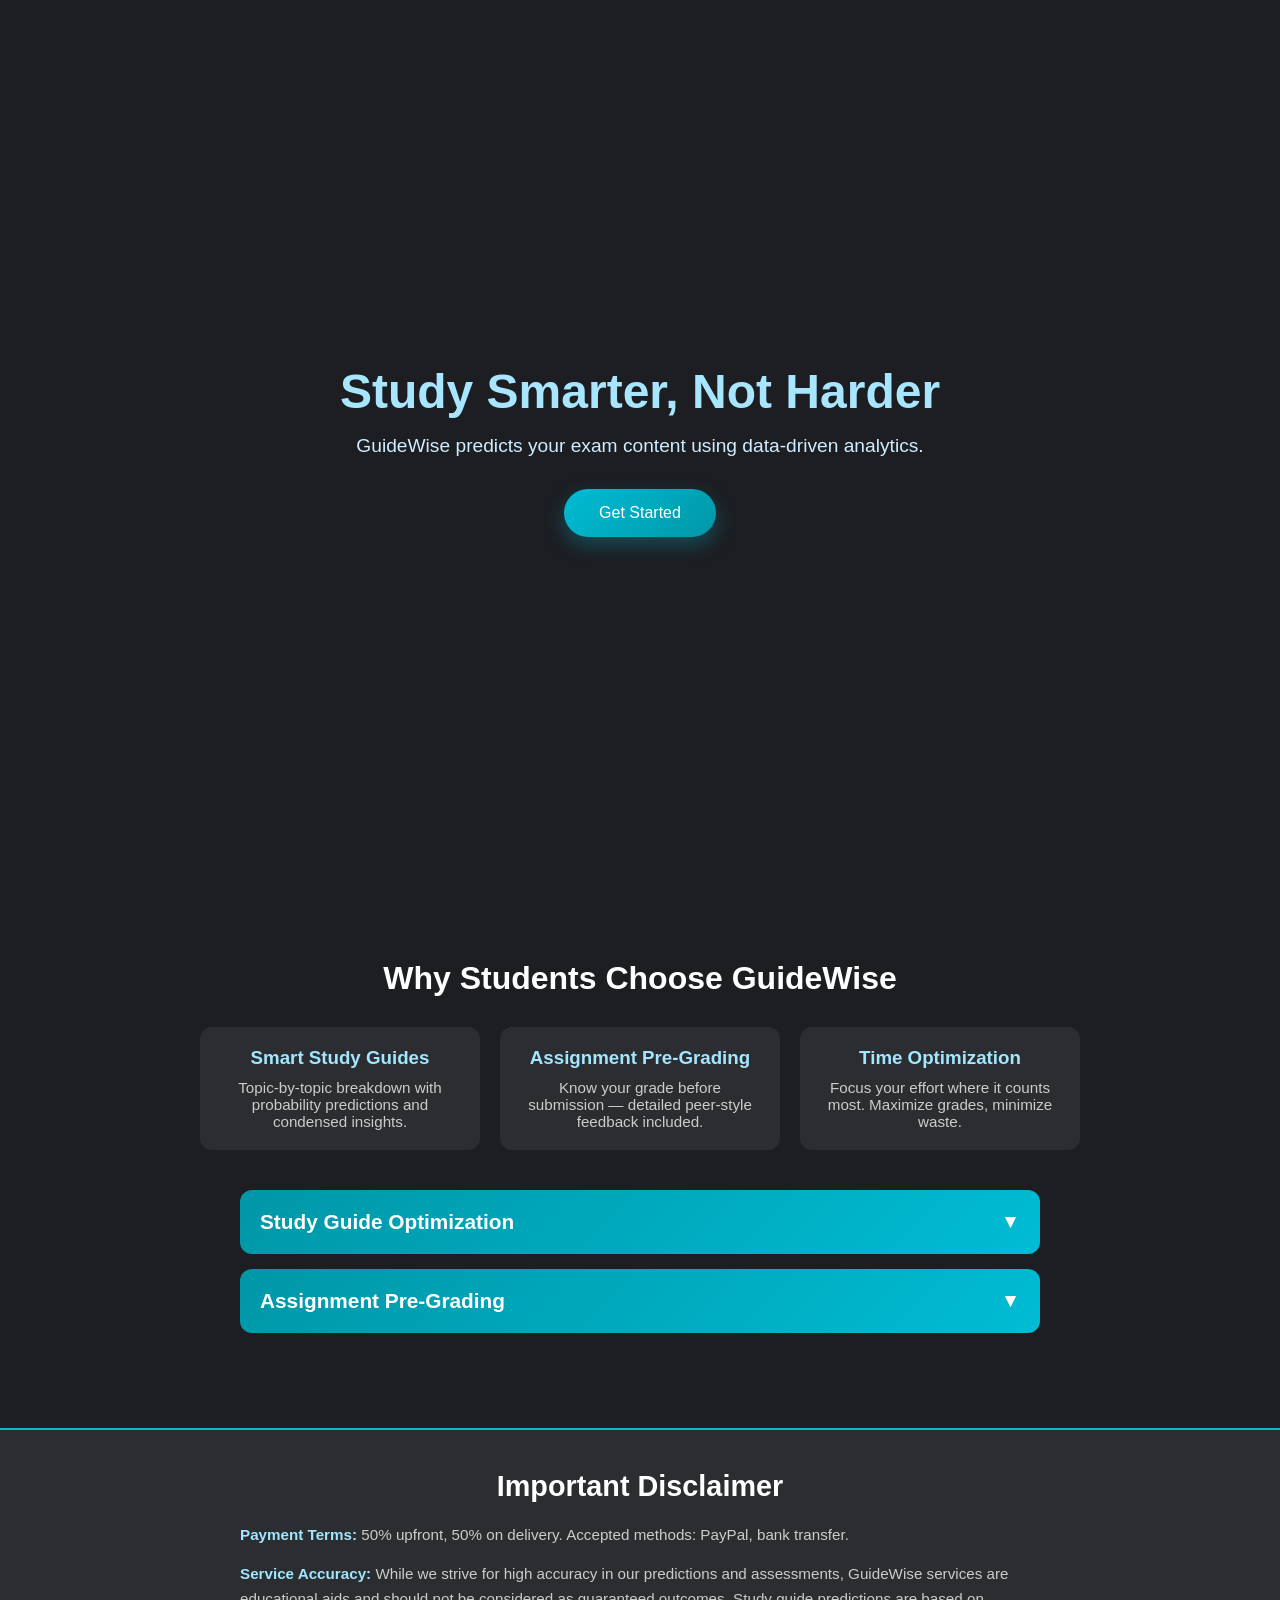
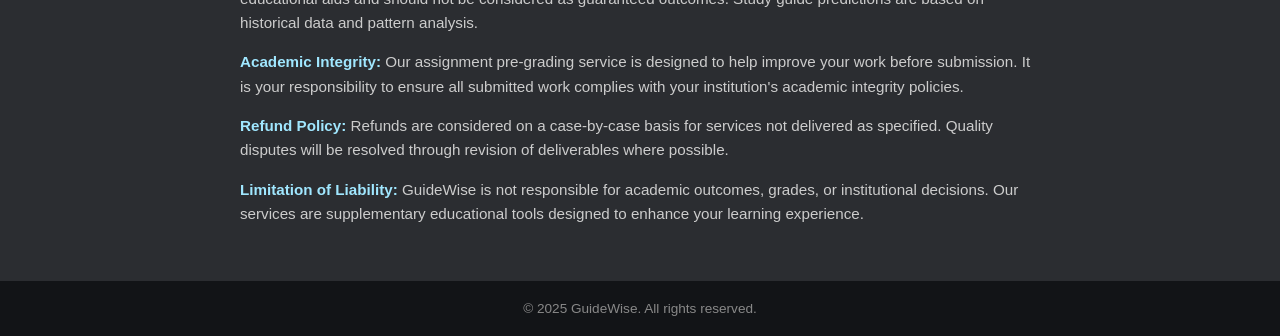
<file: Upload/index.html>
<!DOCTYPE html>
<html lang="en">
<head>
  <meta charset="UTF-8" />
  <meta name="viewport" content="width=device-width, initial-scale=1.0"/>
  <title>GuideWise Advertisement</title>
  <style>
    * {
      margin: 0;
      padding: 0;
      box-sizing: border-box;
    }

    body {
      font-family: 'Segoe UI', sans-serif;
      background-color: #1c1e22;
      color: #e0e0e0;
      min-height: 100vh;
      overflow-x: hidden;
    }

    .hero-banner {
      position: relative;
      height: 100vh;
      overflow: hidden;
      display: flex;
      align-items: center;
      justify-content: center;
      text-align: center;
      color: #ffffff;
    }

    .hero-banner video {
      position: absolute;
      top: 0;
      left: 0;
      width: 100%;
      height: 100%;
      object-fit: cover;
      z-index: -1;
      opacity: 0.35;
    }

    .hero-content {
      z-index: 1;
      max-width: 700px;
      animation: fadeIn 1.5s ease;
      padding: 0 20px;
    }

    .hero-content h1 {
      font-size: 3rem;
      margin-bottom: 1rem;
      color: #a8e6ff;
    }

    .hero-content p {
      font-size: 1.2rem;
      color: #d1ecff;
      margin-bottom: 2rem;
    }

    .cta-button {
      background: linear-gradient(135deg, #00bcd4, #0097a7);
      color: #fff;
      border: none;
      padding: 15px 35px;
      font-size: 1rem;
      border-radius: 30px;
      cursor: pointer;
      transition: all 0.3s ease;
      box-shadow: 0 8px 20px rgba(0, 188, 212, 0.3);
    }

    .cta-button:hover {
      transform: translateY(-3px);
      box-shadow: 0 12px 30px rgba(0, 188, 212, 0.5);
    }

    section {
      padding: 60px 20px;
      animation: slideUp 1.2s ease;
    }

    .section-title {
      text-align: center;
      font-size: 2rem;
      color: #ffffff;
      margin-bottom: 30px;
    }

    .features {
      display: flex;
      flex-wrap: wrap;
      justify-content: center;
      gap: 20px;
      margin-bottom: 40px;
    }

    .feature-card {
      background-color: #2b2d31;
      padding: 20px;
      border-radius: 12px;
      width: 280px;
      text-align: center;
      transition: transform 0.3s ease;
    }

    .feature-card:hover {
      transform: translateY(-5px);
    }

    .feature-card h3 {
      color: #a0e7ff;
      margin-bottom: 10px;
    }

    .feature-card p {
      color: #ccc;
      font-size: 0.95rem;
    }

    .services-dropdown {
      max-width: 800px;
      margin: 0 auto;
    }

    .service-item {
      background-color: #2b2d31;
      border-radius: 12px;
      margin-bottom: 15px;
      overflow: hidden;
      transition: all 0.3s ease;
    }

    .service-header {
      padding: 20px;
      cursor: pointer;
      background: linear-gradient(135deg, #0097a7, #00bcd4);
      color: white;
      display: flex;
      justify-content: space-between;
      align-items: center;
      transition: all 0.3s ease;
    }

    .service-header:hover {
      background: linear-gradient(135deg, #00bcd4, #0097a7);
    }

    .service-header h3 {
      font-size: 1.3rem;
      font-weight: 600;
    }

    .service-arrow {
      font-size: 1.2rem;
      transition: transform 0.3s ease;
    }

    .service-content {
      max-height: 0;
      overflow: hidden;
      transition: max-height 0.3s ease;
      background-color: #34373c;
    }

    .service-content.active {
      max-height: 600px;
    }

    .service-details {
      padding: 25px;
      color: #e0e0e0;
    }

    .price-section {
      background-color: #2b2d31;
      padding: 15px;
      border-radius: 8px;
      margin-bottom: 20px;
    }

    .price-section h4 {
      color: #a0e7ff;
      margin-bottom: 10px;
    }

    .price-list {
      list-style: none;
      color: #ccc;
    }

    .price-list li {
      margin-bottom: 5px;
      padding-left: 15px;
      position: relative;
    }

    .price-list li::before {
      content: "•";
      color: #00bcd4;
      position: absolute;
      left: 0;
    }

    .requirements {
      margin-top: 20px;
    }

    .requirements h4 {
      color: #a0e7ff;
      margin-bottom: 10px;
    }

    .requirements ul {
      list-style: none;
      color: #ccc;
    }

    .requirements li {
      margin-bottom: 8px;
      padding-left: 20px;
      position: relative;
    }

    .requirements li::before {
      content: "✓";
      color: #00bcd4;
      position: absolute;
      left: 0;
      font-weight: bold;
    }

    .disclaimer-section {
      background-color: #2b2d31;
      padding: 40px 20px;
      margin-top: 20px;
      border-top: 2px solid #00bcd4;
    }

    .disclaimer-title {
      text-align: center;
      font-size: 1.8rem;
      color: #ffffff;
      margin-bottom: 20px;
    }

    .disclaimer-content {
      max-width: 800px;
      margin: 0 auto;
      color: #ccc;
      font-size: 0.95rem;
      line-height: 1.6;
    }

    .disclaimer-content p {
      margin-bottom: 15px;
    }

    .disclaimer-content strong {
      color: #a0e7ff;
    }

    .popup-overlay {
      position: fixed;
      top: 0;
      left: 0;
      width: 100%;
      height: 100%;
      background-color: rgba(0, 0, 0, 0.8);
      display: none;
      justify-content: center;
      align-items: center;
      z-index: 1000;
    }

    .popup {
      background-color: #2b2d31;
      padding: 30px;
      border-radius: 15px;
      max-width: 600px;
      max-height: 80vh;
      overflow-y: auto;
      color: #e0e0e0;
      position: relative;
      box-shadow: 0 20px 40px rgba(0, 0, 0, 0.5);
    }

    .popup-close {
      position: absolute;
      top: 15px;
      right: 20px;
      background: none;
      border: none;
      color: #ccc;
      font-size: 1.5rem;
      cursor: pointer;
      transition: color 0.3s ease;
    }

    .popup-close:hover {
      color: #ff6b6b;
    }

    .popup h2 {
      color: #a0e7ff;
      margin-bottom: 20px;
      text-align: center;
    }

    .tos-content {
      font-size: 0.9rem;
      line-height: 1.5;
      margin-bottom: 25px;
      color: #ccc;
    }

    .tos-content h3 {
      color: #a0e7ff;
      margin: 15px 0 10px 0;
    }

    .tos-content p {
      margin-bottom: 12px;
    }

    .tos-actions {
      display: flex;
      gap: 15px;
      justify-content: center;
    }

    .tos-button {
      padding: 12px 25px;
      border: none;
      border-radius: 8px;
      cursor: pointer;
      font-size: 1rem;
      transition: all 0.3s ease;
    }

    .accept-button {
      background: linear-gradient(135deg, #00bcd4, #0097a7);
      color: white;
    }

    .accept-button:hover {
      transform: translateY(-2px);
      box-shadow: 0 8px 20px rgba(0, 188, 212, 0.3);
    }

    .decline-button {
      background-color: #666;
      color: white;
    }

    .decline-button:hover {
      background-color: #777;
    }

    footer {
      background: #121417;
      padding: 20px;
      text-align: center;
      color: #888;
      font-size: 0.85rem;
    }

    @keyframes fadeIn {
      from { opacity: 0; transform: translateY(20px); }
      to { opacity: 1; transform: translateY(0); }
    }

    @keyframes slideUp {
      from { transform: translateY(50px); opacity: 0; }
      to { transform: translateY(0); opacity: 1; }
    }

    /* Enhanced Mobile Styles */
    @media (max-width: 768px) {
      /* Hero Section Mobile Optimization */
      .hero-banner {
        height: 70vh;
        min-height: 500px;
      }
      
      .hero-banner video {
        /* For Instagram post aspect ratio (9:16) on mobile */
        width: auto;
        height: 100%;
        left: 50%;
        transform: translateX(-50%);
        object-fit: contain;
        opacity: 0.4;
      }

      .hero-content {
        padding: 0 15px;
        max-width: 90%;
      }

      .hero-content h1 {
        font-size: 2rem;
        line-height: 1.2;
        margin-bottom: 0.8rem;
      }

      .hero-content p {
        font-size: 1rem;
        margin-bottom: 1.5rem;
        line-height: 1.4;
      }

      .cta-button {
        padding: 12px 28px;
        font-size: 0.95rem;
        width: auto;
        min-width: 160px;
      }

      /* Section Spacing */
      section {
        padding: 40px 15px;
      }

      .section-title {
        font-size: 1.6rem;
        margin-bottom: 25px;
        line-height: 1.3;
      }

      /* Feature Cards Mobile Layout */
      .features {
        gap: 15px;
        margin-bottom: 30px;
      }

      .feature-card {
        width: 100%;
        max-width: 350px;
        padding: 18px;
        margin: 0 auto;
      }

      .feature-card h3 {
        font-size: 1.1rem;
        margin-bottom: 8px;
      }

      .feature-card p {
        font-size: 0.9rem;
        line-height: 1.4;
      }

      /* Service Dropdown Mobile */
      .services-dropdown {
        max-width: 100%;
        margin: 0;
      }

      .service-item {
        margin-bottom: 12px;
      }

      .service-header {
        padding: 15px;
        flex-wrap: wrap;
      }

      .service-header h3 {
        font-size: 1.1rem;
        flex: 1;
        text-align: left;
      }

      .service-arrow {
        font-size: 1rem;
        margin-left: 10px;
      }

      .service-details {
        padding: 20px 15px;
      }

      .price-section {
        padding: 12px;
        margin-bottom: 15px;
      }

      .price-section h4 {
        font-size: 1rem;
      }

      .price-list li {
        font-size: 0.9rem;
        line-height: 1.4;
      }

      /* Disclaimer Section Mobile */
      .disclaimer-section {
        padding: 30px 15px;
      }

      .disclaimer-title {
        font-size: 1.4rem;
        margin-bottom: 15px;
      }

      .disclaimer-content {
        font-size: 0.9rem;
        line-height: 1.5;
      }

      /* Popup Mobile Optimization */
      .popup {
        margin: 15px;
        padding: 20px;
        max-width: calc(100vw - 30px);
        max-height: 85vh;
        border-radius: 12px;
      }

      .popup h2 {
        font-size: 1.3rem;
        margin-bottom: 15px;
      }

      .tos-content {
        font-size: 0.85rem;
        line-height: 1.4;
      }

      .tos-content h3 {
        font-size: 1rem;
        margin: 12px 0 8px 0;
      }

      .tos-actions {
        flex-direction: column;
        gap: 10px;
      }

      .tos-button {
        padding: 14px 20px;
        font-size: 0.95rem;
        width: 100%;
      }

      /* Footer Mobile */
      footer {
        padding: 15px;
        font-size: 0.8rem;
      }

      /* Touch-friendly sizing */
      .service-header,
      .cta-button,
      .tos-button {
        min-height: 44px; /* iOS recommended touch target */
      }

      /* Improved readability */
      h4 {
        font-size: 1rem;
      }

      .requirements li,
      .price-list li {
        padding-left: 18px;
      }

      /* Better spacing for mobile */
      .requirements {
        margin-top: 15px;
      }

      /* Service content mobile optimization */
      .service-content.active {
        max-height: 800px; /* Increase for mobile content */
      }
    }

    /* Extra small screens (phones in portrait) */
    @media (max-width: 480px) {
      .hero-content h1 {
        font-size: 1.8rem;
      }

      .hero-content p {
        font-size: 0.95rem;
      }

      .section-title {
        font-size: 1.4rem;
      }

      .service-header h3 {
        font-size: 1rem;
        line-height: 1.3;
      }

      .popup {
        margin: 10px;
        padding: 15px;
      }

      .popup-close {
        top: 10px;
        right: 15px;
        font-size: 1.3rem;
      }
    }

    /* Landscape mobile optimization */
    @media (max-width: 768px) and (orientation: landscape) {
      .hero-banner {
        height: 100vh;
      }

      .hero-banner video {
        width: 100%;
        height: auto;
        object-fit: cover;
        transform: none;
        left: 0;
      }

      .hero-content h1 {
        font-size: 1.8rem;
      }

      .hero-content p {
        font-size: 0.95rem;
        margin-bottom: 1.2rem;
      }
    }
  </style>
</head>
<body>

  <div class="hero-banner">
    <video autoplay muted loop playsinline>
      <source src="hero-banner.mp4" type="video/mp4" />
      Your browser does not support the video tag.
    </video>
    <div class="hero-content">
      <h1>Study Smarter, Not Harder</h1>
      <p>GuideWise predicts your exam content using data-driven analytics.</p>
      <button class="cta-button" onclick="showTermsPopup()">Get Started</button>
    </div>
  </div>

  <section>
    <h2 class="section-title">Why Students Choose GuideWise</h2>
    <div class="features">
      <div class="feature-card">
        <h3>Smart Study Guides</h3>
        <p>Topic-by-topic breakdown with probability predictions and condensed insights.</p>
      </div>
      <div class="feature-card">
        <h3>Assignment Pre-Grading</h3>
        <p>Know your grade before submission — detailed peer-style feedback included.</p>
      </div>
      <div class="feature-card">
        <h3>Time Optimization</h3>
        <p>Focus your effort where it counts most. Maximize grades, minimize waste.</p>
      </div>
    </div>

    <div class="services-dropdown">
      <div class="service-item">
        <div class="service-header" onclick="toggleService('service1')">
          <h3>Study Guide Optimization</h3>
          <span class="service-arrow" id="arrow1">▼</span>
        </div>
        <div class="service-content" id="service1">
          <div class="service-details">
            <div class="price-section">
              <h4>Pricing</h4>
              <ul class="price-list">
                <li>R175-250 per subject</li>
                <li>Add-on cheat sheet: R75</li>
                <li>3 subjects: R500 (save R25-R100)</li>
                <li>5 subjects: R750 (save R125-R250)</li>
              </ul>
            </div>
            
            <h4 style="color: #a0e7ff; margin-bottom: 15px;">What We Provide:</h4>
            <ul style="list-style: none; color: #ccc; margin-bottom: 20px;">
              <li style="margin-bottom: 8px; padding-left: 20px; position: relative;">
                <span style="position: absolute; left: 0; color: #00bcd4;">★</span>
                Subject-specific study guides with test content probability percentages
              </li>
              <li style="margin-bottom: 8px; padding-left: 20px; position: relative;">
                <span style="position: absolute; left: 0; color: #00bcd4;">★</span>
                Criticality level rankings (High/Medium/Low priority)
              </li>
              <li style="margin-bottom: 8px; padding-left: 20px; position: relative;">
                <span style="position: absolute; left: 0; color: #00bcd4;">★</span>
                Time allocation recommendations per topic
              </li>
              <li style="margin-bottom: 8px; padding-left: 20px; position: relative;">
                <span style="position: absolute; left: 0; color: #00bcd4;">★</span>
                Memory aids and mnemonics for key concepts
              </li>
              <li style="margin-bottom: 8px; padding-left: 20px; position: relative;">
                <span style="position: absolute; left: 0; color: #00bcd4;">★</span>
                Ultra-condensed cheat sheets (premium add-on)
              </li>
            </ul>

            <div class="requirements">
              <h4>Requirements from You:</h4>
              <ul>
                <li>Complete table of contents of each chapter (not just chapter names)</li>
                <li>Your existing notes/summaries (if available)</li>
                <li>Example tests from previous years (if available)</li>
              </ul>
              <p style="margin-top: 15px; color: #a0e7ff; font-weight: bold;">Delivery: 2-4 days via PDF/Word document</p>
            </div>
          </div>
        </div>
      </div>

      <div class="service-item">
        <div class="service-header" onclick="toggleService('service2')">
          <h3>Assignment Pre-Grading</h3>
          <span class="service-arrow" id="arrow2">▼</span>
        </div>
        <div class="service-content" id="service2">
          <div class="service-details">
            <div class="price-section">
              <h4>Pricing</h4>
              <ul class="price-list">
                <li>Short assignments (1-5 pages): R125</li>
                <li>Medium assignments (6-10 pages): R150</li>
                <li>Long assignments (10+ pages): R175</li>
                <li>Rush service (24-hour): +50% premium</li>
              </ul>
            </div>
            
            <h4 style="color: #a0e7ff; margin-bottom: 15px;">What We Provide:</h4>
            <ul style="list-style: none; color: #ccc; margin-bottom: 20px;">
              <li style="margin-bottom: 8px; padding-left: 20px; position: relative;">
                <span style="position: absolute; left: 0; color: #00bcd4;">★</span>
                Grade estimation (within 3-5% accuracy)
              </li>
              <li style="margin-bottom: 8px; padding-left: 20px; position: relative;">
                <span style="position: absolute; left: 0; color: #00bcd4;">★</span>
                Critical comparison against assignment requirements
              </li>
              <li style="margin-bottom: 8px; padding-left: 20px; position: relative;">
                <span style="position: absolute; left: 0; color: #00bcd4;">★</span>
                Detailed mistake identification and analysis
              </li>
              <li style="margin-bottom: 8px; padding-left: 20px; position: relative;">
                <span style="position: absolute; left: 0; color: #00bcd4;">★</span>
                Constructive feedback for improvement
              </li>
              <li style="margin-bottom: 8px; padding-left: 20px; position: relative;">
                <span style="position: absolute; left: 0; color: #00bcd4;">★</span>
                Revision recommendations with priority levels
              </li>
            </ul>

            <div class="requirements">
              <h4>Requirements from You:</h4>
              <ul>
                <li>Your completed assignment (PDF/Word format)</li>
                <li>Original assignment brief/rubric</li>
              </ul>
              <p style="margin-top: 15px; color: #a0e7ff; font-weight: bold;">Delivery: 1-2 days via detailed report</p>
            </div>
          </div>
        </div>
      </div>
    </div>
  </section>

  <div class="disclaimer-section">
    <h2 class="disclaimer-title">Important Disclaimer</h2>
    <div class="disclaimer-content">
      <p><strong>Payment Terms:</strong> 50% upfront, 50% on delivery. Accepted methods: PayPal, bank transfer.</p>
      
      <p><strong>Service Accuracy:</strong> While we strive for high accuracy in our predictions and assessments, GuideWise services are educational aids and should not be considered as guaranteed outcomes. Study guide predictions are based on historical data and pattern analysis.</p>
      
      <p><strong>Academic Integrity:</strong> Our assignment pre-grading service is designed to help improve your work before submission. It is your responsibility to ensure all submitted work complies with your institution's academic integrity policies.</p>
      
      <p><strong>Refund Policy:</strong> Refunds are considered on a case-by-case basis for services not delivered as specified. Quality disputes will be resolved through revision of deliverables where possible.</p>
      
      <p><strong>Limitation of Liability:</strong> GuideWise is not responsible for academic outcomes, grades, or institutional decisions. Our services are supplementary educational tools designed to enhance your learning experience.</p>
    </div>
  </div>

  <!-- Terms of Service Popup -->
  <div class="popup-overlay" id="tosPopup">
    <div class="popup">
      <button class="popup-close" onclick="hideTermsPopup()">&times;</button>
      <h2>Terms of Service</h2>
      <div class="tos-content">
        <h3>Service Agreement</h3>
        <p>By using GuideWise services, you agree to the following terms and conditions:</p>
        
        <h3>1. Service Description</h3>
        <p>GuideWise provides educational assistance through study guide optimization and assignment pre-grading services. Our services are designed to supplement your learning and are not guarantees of academic success.</p>
        
        <h3>2. Payment Terms</h3>
        <p>Payment is required 50% upfront and 50% upon delivery. We accept PayPal and bank transfers. Prices are subject to change without notice.</p>
        
        <h3>3. Academic Integrity</h3>
        <p>You are responsible for ensuring all work complies with your institution's academic integrity policies. GuideWise services are educational aids and should be used to improve your understanding and work quality.</p>
        
        <h3>4. Limitation of Liability</h3>
        <p>GuideWise is not liable for academic outcomes, grades, or institutional decisions. Our accuracy estimations are based on data analysis and are not guaranteed.</p>
        
        <h3>5. Refund Policy</h3>
        <p>Refunds are considered case-by-case for undelivered services. Quality disputes will be addressed through service revision where possible.</p>
        
        <h3>6. Privacy</h3>
        <p>Your academic materials and personal information will be kept confidential and used solely for providing the requested services.</p>
        
        <p><strong>By clicking "Accept", you acknowledge that you have read, understood, and agree to these terms.</strong></p>
      </div>
      <div class="tos-actions">
        <button class="tos-button decline-button" onclick="hideTermsPopup()">Decline</button>
        <button class="tos-button accept-button" onclick="acceptTermsAndProceed()">Accept & Continue</button>
      </div>
    </div>
  </div>

  <footer>
    &copy; 2025 GuideWise. All rights reserved.
  </footer>

  <script>
    function toggleService(serviceId) {
      const content = document.getElementById(serviceId);
      const arrow = document.getElementById('arrow' + serviceId.slice(-1));
      
      if (content.classList.contains('active')) {
        content.classList.remove('active');
        arrow.style.transform = 'rotate(0deg)';
      } else {
        // Close all other services
        document.querySelectorAll('.service-content').forEach(item => {
          item.classList.remove('active');
        });
        document.querySelectorAll('.service-arrow').forEach(arrow => {
          arrow.style.transform = 'rotate(0deg)';
        });
        
        // Open clicked service
        content.classList.add('active');
        arrow.style.transform = 'rotate(180deg)';
      }
    }

    function showTermsPopup() {
      document.getElementById('tosPopup').style.display = 'flex';
      document.body.style.overflow = 'hidden';
    }

    function hideTermsPopup() {
      document.getElementById('tosPopup').style.display = 'none';
      document.body.style.overflow = 'auto';
    }

    function acceptTermsAndProceed() {
      hideTermsPopup();
      sendServiceEmail();
    }

    function sendServiceEmail() {
      window.location.href = "mailto:tristanjouber@gmail.com?subject=GuideWise Service Inquiry&body=Hi, I'm interested in GuideWise services. Please send me more details.";
    }

    // Close popup when clicking outside
    document.getElementById('tosPopup').addEventListener('click', function(e) {
      if (e.target === this) {
        hideTermsPopup();
      }
    });

    // Prevent body scroll when popup is open
    document.addEventListener('keydown', function(e) {
      if (e.key === 'Escape') {
        hideTermsPopup();
      }
    });
  </script>
</body>
</html>
</file>
